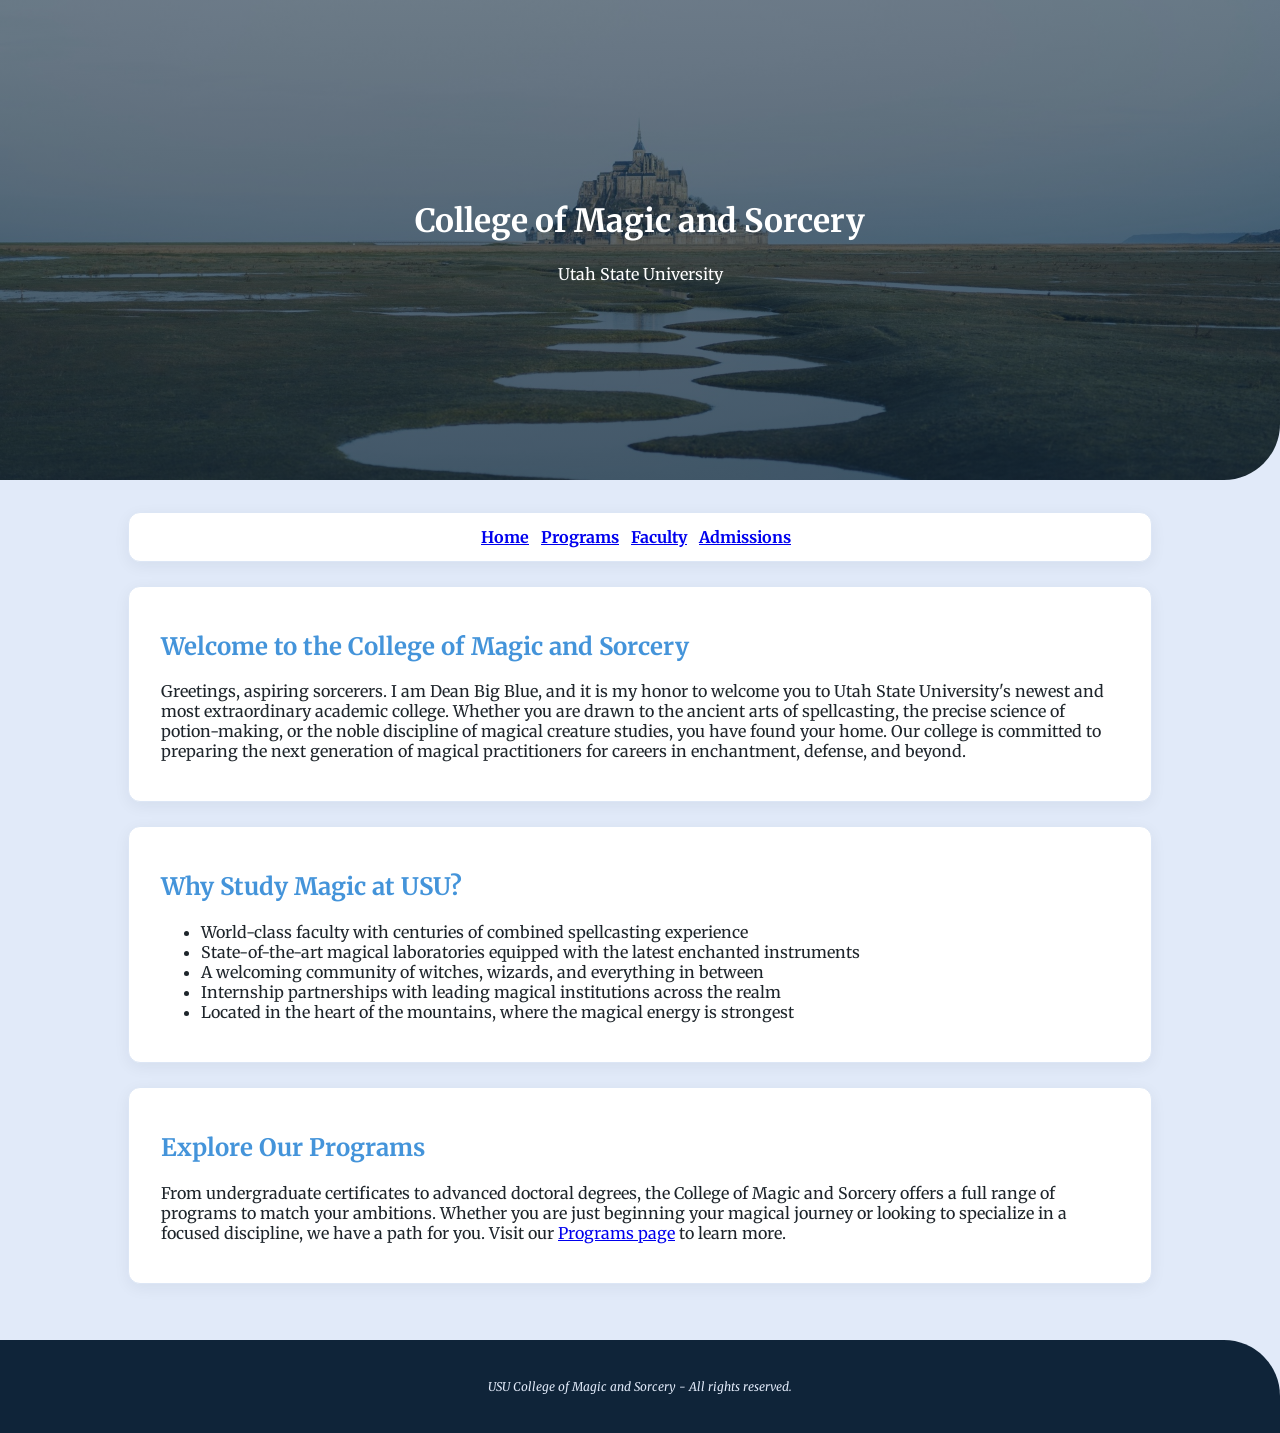
<file: USU-MAS/index.html>
<!DOCTYPE html>
<html lang="en">
  <head>
    <meta charset="UTF-8" />
    <meta name="viewport" content="width=device-width, initial-scale=1.0" />
    <title>USU College of Magic and Sorcery</title>
    <link rel="preconnect" href="https://fonts.googleapis.com" />
    <link rel="preconnect" href="https://fonts.gstatic.com" crossorigin />
    <link
      href="https://fonts.googleapis.com/css2?family=Merriweather:wght@400;700&display=swap"
      rel="stylesheet"
    />
    <link rel="stylesheet" href="magic.css" />
    <link rel="icon" href="images/favicon.svg" />
  </head>
  <body>
    <header class="hero">
      <h1>College of Magic and Sorcery</h1>
      <p>Utah State University</p>
    </header>

    <div id="wrapper">
      <nav>
        <a href="index.html">Home</a>&nbsp;&nbsp;
        <a href="programs.html">Programs</a>&nbsp;&nbsp;
        <a href="faculty.html">Faculty</a>&nbsp;&nbsp;
        <a href="admissions.html">Admissions</a>&nbsp;&nbsp;
      </nav>

      <main>
        <div class="card">
          <h2>Welcome to the College of Magic and Sorcery</h2>
          <p>
            Greetings, aspiring sorcerers. I am Dean Big Blue, and it is my
            honor to welcome you to Utah State University's newest and most
            extraordinary academic college. Whether you are drawn to the
            ancient arts of spellcasting, the precise science of
            potion-making, or the noble discipline of magical creature
            studies, you have found your home. Our college is committed to
            preparing the next generation of magical practitioners for
            careers in enchantment, defense, and beyond.
          </p>
        </div>

        <div class="card">
          <h2>Why Study Magic at USU?</h2>
          <ul>
            <li>World-class faculty with centuries of combined spellcasting experience</li>
            <li>State-of-the-art magical laboratories equipped with the latest enchanted instruments</li>
            <li>A welcoming community of witches, wizards, and everything in between</li>
            <li>Internship partnerships with leading magical institutions across the realm</li>
            <li>Located in the heart of the mountains, where the magical energy is strongest</li>
          </ul>
        </div>

        <div class="card">
          <h2>Explore Our Programs</h2>
          <p>
            From undergraduate certificates to advanced doctoral degrees, the
            College of Magic and Sorcery offers a full range of programs to
            match your ambitions. Whether you are just beginning your magical
            journey or looking to specialize in a focused discipline, we have
            a path for you. Visit our
            <a href="programs.html">Programs page</a> to learn more.
          </p>
        </div>
      </main>
    </div>

    <footer>
      <p>USU College of Magic and Sorcery - All rights reserved.</p>
    </footer>
  </body>
</html>
</file>
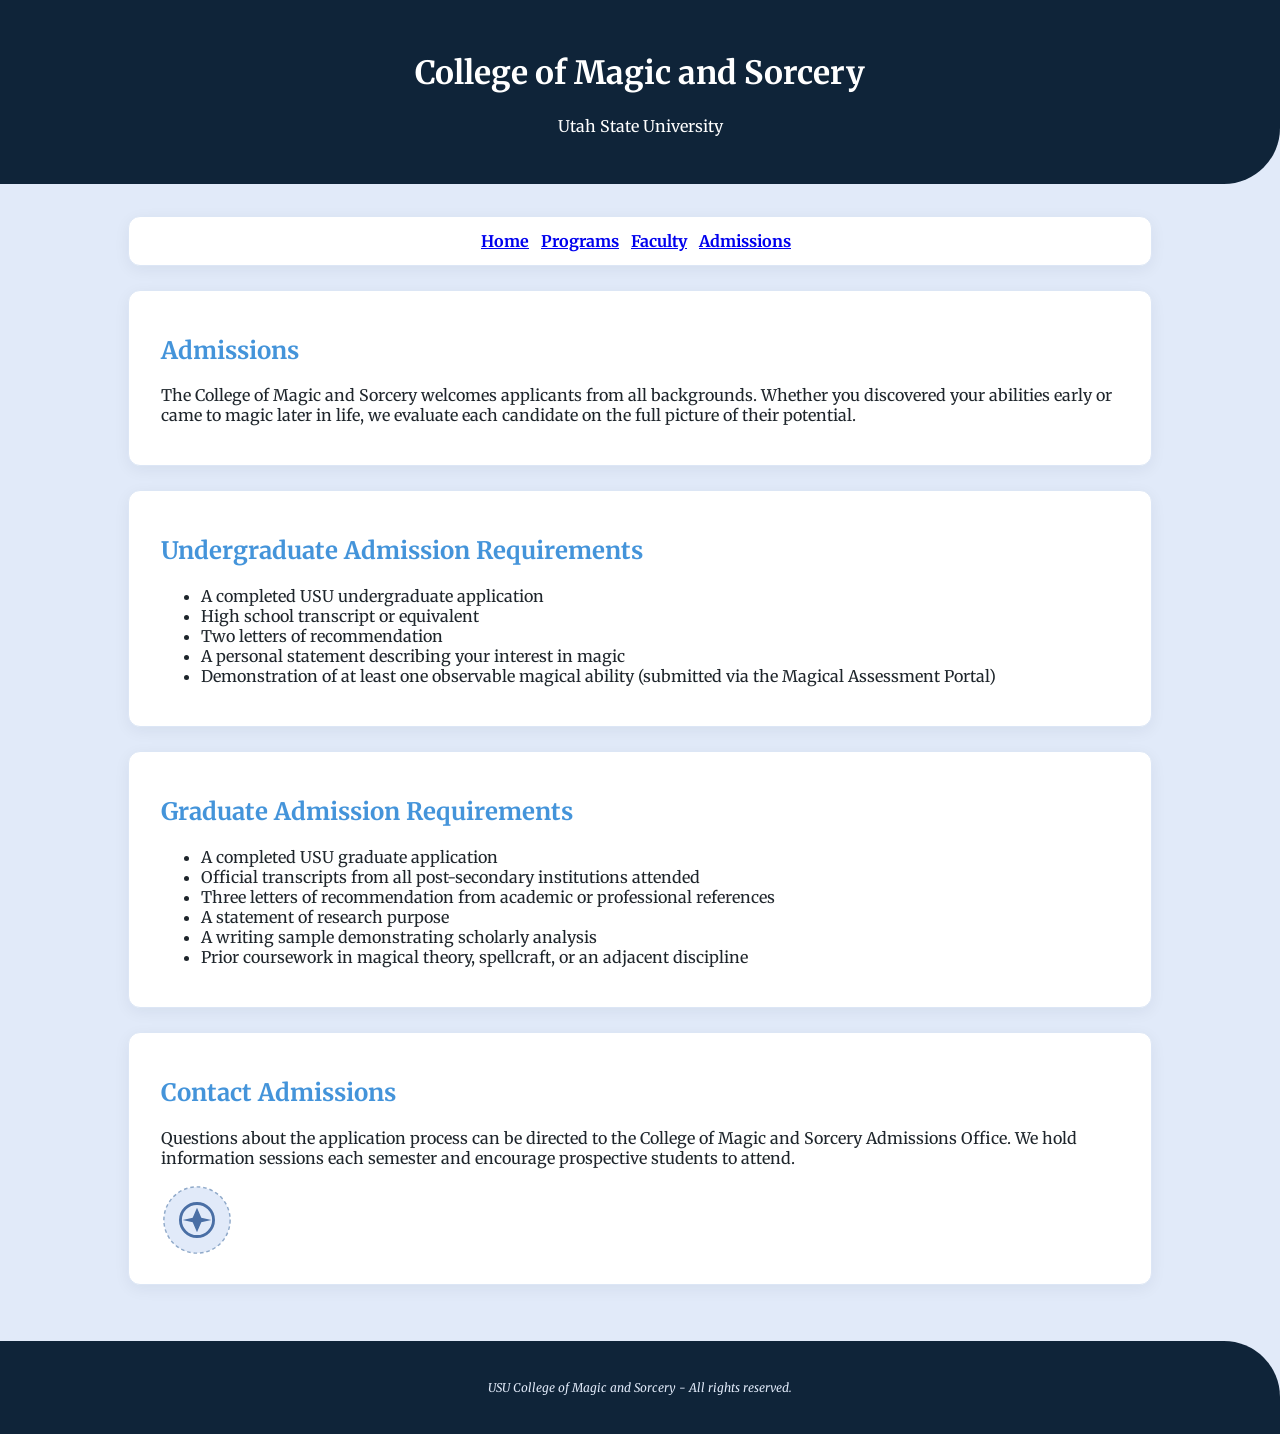
<file: USU-MAS/admissions.html>
<!DOCTYPE html>
<html lang="en">
  <head>
    <meta charset="UTF-8" />
    <meta name="viewport" content="width=device-width, initial-scale=1.0" />
    <title>USU College of Magic and Sorcery - Admissions</title>
    <link rel="preconnect" href="https://fonts.googleapis.com" />
    <link rel="preconnect" href="https://fonts.gstatic.com" crossorigin />
    <link
      href="https://fonts.googleapis.com/css2?family=Merriweather:wght@400;700&display=swap"
      rel="stylesheet"
    />
    <link rel="stylesheet" href="magic.css" />
    <link rel="icon" href="images/favicon.svg" />
  </head>
  <body>
    <header>
      <h1>College of Magic and Sorcery</h1>
      <p>Utah State University</p>
    </header>

    <div id="wrapper">
      <nav>
        <a href="index.html">Home</a>&nbsp;&nbsp;
        <a href="programs.html">Programs</a>&nbsp;&nbsp;
        <a href="faculty.html">Faculty</a>&nbsp;&nbsp;
        <a href="admissions.html">Admissions</a>&nbsp;&nbsp;
      </nav>

      <main>
        <div class="card">
          <h2>Admissions</h2>
          <p>
            The College of Magic and Sorcery welcomes applicants from all
            backgrounds. Whether you discovered your abilities early or came to
            magic later in life, we evaluate each candidate on the full picture
            of their potential.
          </p>
        </div>

        <div class="card">
          <h2>Undergraduate Admission Requirements</h2>
          <ul>
            <li>A completed USU undergraduate application</li>
            <li>High school transcript or equivalent</li>
            <li>Two letters of recommendation</li>
            <li>A personal statement describing your interest in magic</li>
            <li>
              Demonstration of at least one observable magical ability
              (submitted via the Magical Assessment Portal)
            </li>
          </ul>
        </div>

        <div class="card">
          <h2>Graduate Admission Requirements</h2>
          <ul>
            <li>A completed USU graduate application</li>
            <li>
              Official transcripts from all post-secondary institutions
              attended
            </li>
            <li>
              Three letters of recommendation from academic or professional
              references
            </li>
            <li>A statement of research purpose</li>
            <li>A writing sample demonstrating scholarly analysis</li>
            <li>
              Prior coursework in magical theory, spellcraft, or an adjacent
              discipline
            </li>
          </ul>
        </div>

        <div class="card">
          <h2>Contact Admissions</h2>
          <p>
            Questions about the application process can be directed to the
            College of Magic and Sorcery Admissions Office. We hold information
            sessions each semester and encourage prospective students to
            attend.
          </p>
          <a href="mailto:admissions@magic.usu.edu" class="cta-link">
            <img src="images/icon-contact.svg" alt="Contact the Admissions Office" />
          </a>
        </div>
      </main>
    </div>

    <footer>
      <p>USU College of Magic and Sorcery - All rights reserved.</p>
    </footer>
  </body>
</html>
</file>
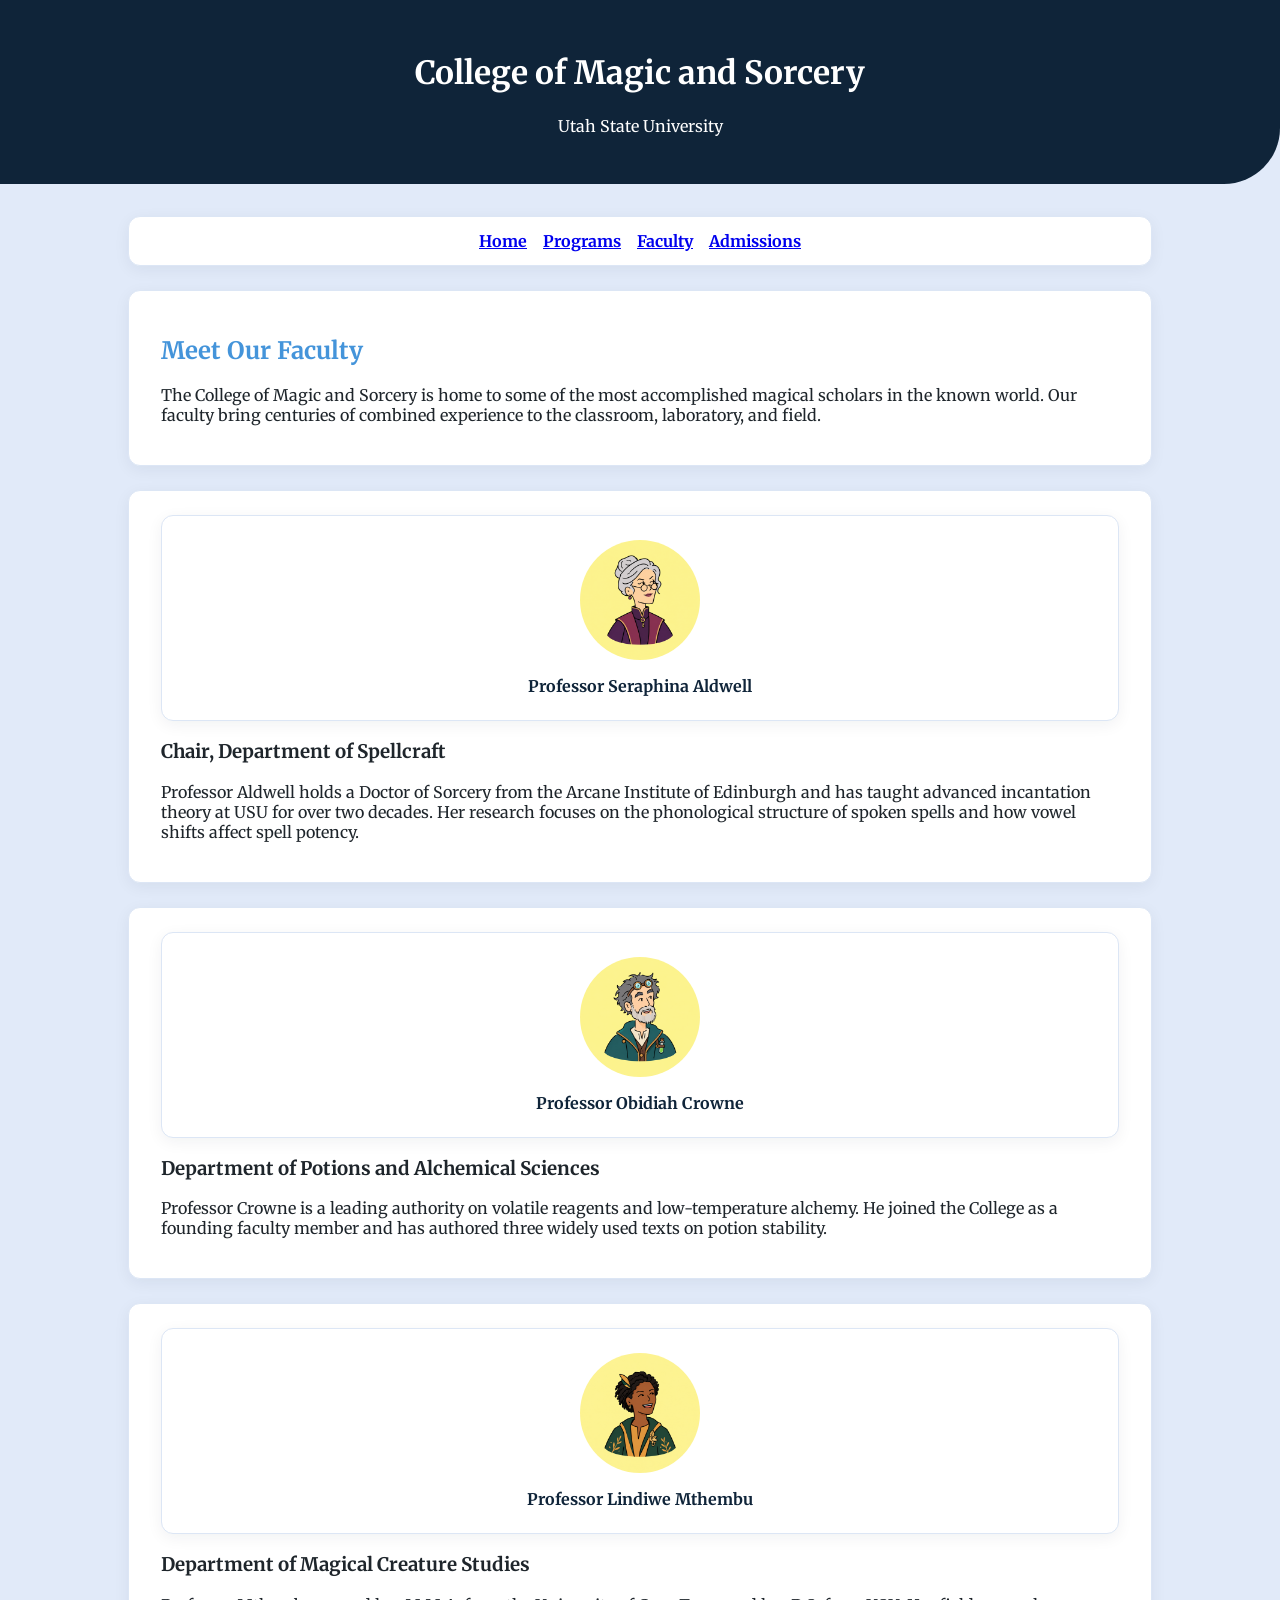
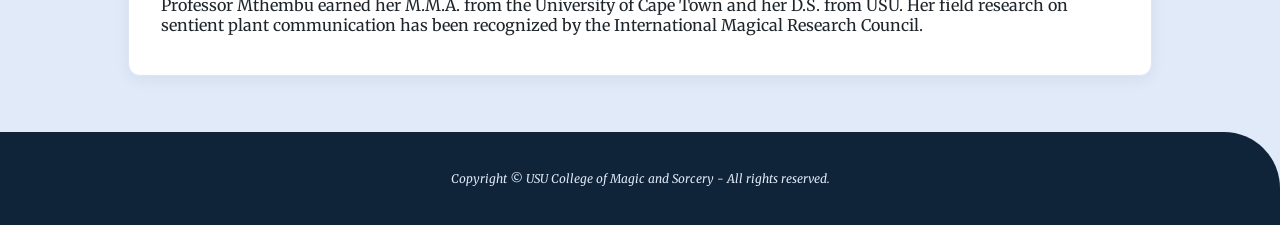
<file: USU-MAS/faculty.html>
<!DOCTYPE html>
<html lang="en">
  <head>
    <meta charset="UTF-8" />
    <meta name="viewport" content="width=device-width, initial-scale=1.0" />
    <title>USU College of Magic and Sorcery - Faculty</title>
    <link rel="preconnect" href="https://fonts.googleapis.com" />
    <link rel="preconnect" href="https://fonts.gstatic.com" crossorigin />
    <link href="https://fonts.googleapis.com/css2?family=Merriweather:wght@400;700&display=swap" rel="stylesheet" />
    <link rel="stylesheet" href="magic.css" />
    <link rel="icon" href="images/favicon.svg" />
  </head>
  <body>

    <header>
      <h1>College of Magic and Sorcery</h1>
      <p>Utah State University</p>
    </header>

    <div id="wrapper">

      <nav>
        <a href="index.html">Home</a> &nbsp;&nbsp;
        <a href="programs.html">Programs</a> &nbsp;&nbsp;
        <a href="faculty.html">Faculty</a> &nbsp;&nbsp;
        <a href="admissions.html">Admissions</a>
      </nav>

      <main>

        <div class="card">
          <h2>Meet Our Faculty</h2>
          <p>
            The College of Magic and Sorcery is home to some of the most accomplished magical
            scholars in the known world. Our faculty bring centuries of combined experience to the
            classroom, laboratory, and field.
          </p>
        </div>

        <div class="card">
          <figure>
            <img src="images/seraphina-aldwell.png" alt="Illustrated portrait of Professor Seraphina Aldwell" class="portrait" />
            <figcaption>Professor Seraphina Aldwell</figcaption>
          </figure>
          <h3>Chair, Department of Spellcraft</h3>
          <p>
            Professor Aldwell holds a Doctor of Sorcery from the Arcane Institute of Edinburgh and
            has taught advanced incantation theory at USU for over two decades. Her research focuses
            on the phonological structure of spoken spells and how vowel shifts affect spell potency.
          </p>
        </div>

        <div class="card">
          <figure>
            <img src="images/obidiah-crowne.png" alt="Illustrated portrait of Professor Obidiah Crowne" class="portrait" />
            <figcaption>Professor Obidiah Crowne</figcaption>
          </figure>
          <h3>Department of Potions and Alchemical Sciences</h3>
          <p>
            Professor Crowne is a leading authority on volatile reagents and low-temperature alchemy.
            He joined the College as a founding faculty member and has authored three widely used
            texts on potion stability.
          </p>
        </div>

        <div class="card">
          <figure>
            <img src="images/lindiwe-mthembu.png" alt="Illustrated portrait of Professor Lindiwe Mthembu" class="portrait" />
            <figcaption>Professor Lindiwe Mthembu</figcaption>
          </figure>
          <h3>Department of Magical Creature Studies</h3>
          <p>
            Professor Mthembu earned her M.M.A. from the University of Cape Town and her D.S. from
            USU. Her field research on sentient plant communication has been recognized by the
            International Magical Research Council.
          </p>
        </div>

      </main>

    </div>

    <footer>
      <p>Copyright &copy; USU College of Magic and Sorcery - All rights reserved.</p>
    </footer>

  </body>
</html>
</file>
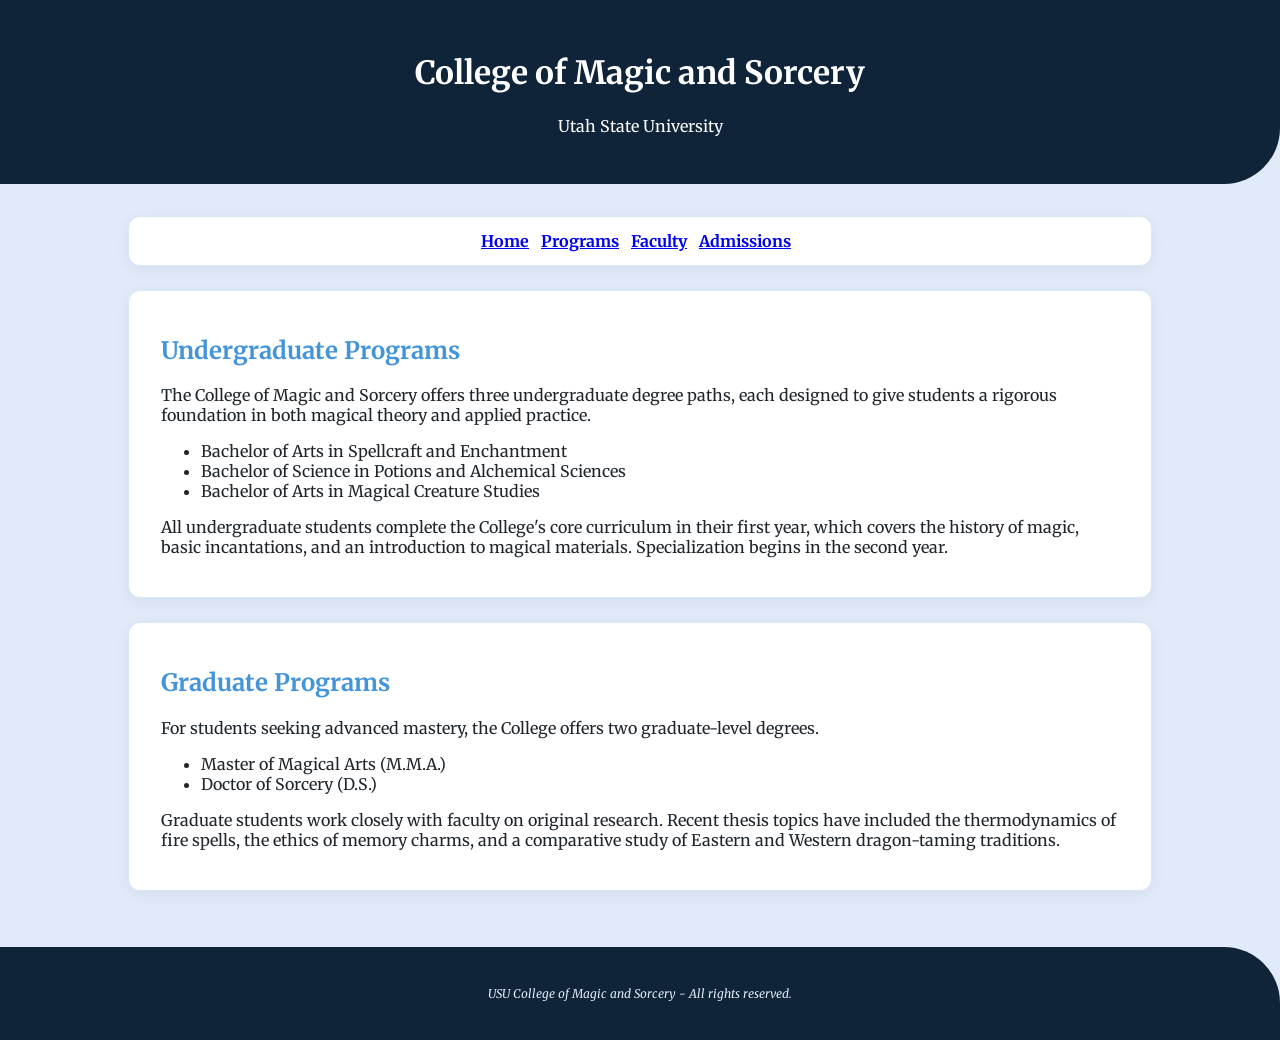
<file: USU-MAS/programs.html>
<!DOCTYPE html>
<html lang="en">
  <head>
    <meta charset="UTF-8" />
    <meta name="viewport" content="width=device-width, initial-scale=1.0" />
    <title>USU College of Magic and Sorcery - Programs</title>
    <link rel="preconnect" href="https://fonts.googleapis.com" />
    <link rel="preconnect" href="https://fonts.gstatic.com" crossorigin />
    <link
      href="https://fonts.googleapis.com/css2?family=Merriweather:wght@400;700&display=swap"
      rel="stylesheet"
    />
    <link rel="stylesheet" href="magic.css" />
    <link rel="icon" href="images/favicon.svg" />
  </head>
  <body>
    <header>
      <h1>College of Magic and Sorcery</h1>
      <p>Utah State University</p>
    </header>

    <div id="wrapper">
      <nav>
        <a href="index.html">Home</a>&nbsp;&nbsp;
        <a href="programs.html">Programs</a>&nbsp;&nbsp;
        <a href="faculty.html">Faculty</a>&nbsp;&nbsp;
        <a href="admissions.html">Admissions</a>&nbsp;&nbsp;
      </nav>

      <main>
        <div class="card">
          <h2>Undergraduate Programs</h2>
          <p>
            The College of Magic and Sorcery offers three undergraduate degree
            paths, each designed to give students a rigorous foundation in both
            magical theory and applied practice.
          </p>
          <ul>
            <li>Bachelor of Arts in Spellcraft and Enchantment</li>
            <li>Bachelor of Science in Potions and Alchemical Sciences</li>
            <li>Bachelor of Arts in Magical Creature Studies</li>
          </ul>
          <p>
            All undergraduate students complete the College's core curriculum in
            their first year, which covers the history of magic, basic
            incantations, and an introduction to magical materials.
            Specialization begins in the second year.
          </p>
        </div>

        <div class="card">
          <h2>Graduate Programs</h2>
          <p>
            For students seeking advanced mastery, the College offers two
            graduate-level degrees.
          </p>
          <ul>
            <li>Master of Magical Arts (M.M.A.)</li>
            <li>Doctor of Sorcery (D.S.)</li>
          </ul>
          <p>
            Graduate students work closely with faculty on original research.
            Recent thesis topics have included the thermodynamics of fire
            spells, the ethics of memory charms, and a comparative study of
            Eastern and Western dragon-taming traditions.
          </p>
        </div>
      </main>
    </div>

    <footer>
      <p>USU College of Magic and Sorcery - All rights reserved.</p>
    </footer>
  </body>
</html>
</file>
<file: USU-MAS/magic.css>
body {
  margin: 0;
  background-color: #E1EAF9;
  color: #1E252B;
  font-family: "Merriweather", Georgia, serif;
}
header {
  background-color: #0F2439;
  color: #FFFFFF;
  text-align: center;
  padding: 2em 1.5em;
  border-radius: 0 0 56px 0;
}
h1 {
    line-height: 1.3;
}
h2 {
    color: #4494DA;
}
nav {
  background-color: #FFFFFF;
  border: 1px solid #DCE6F5;
  border-radius: 12px;
  text-align: center;
  font-weight: bold;
  padding: .85em;
  margin-bottom: 1.5em;
  box-shadow: 0 4px 16px rgba(15, 36, 57, 0.06);
}
footer {
  background-color: #0F2439;
  color: #E1EAF9;
  font-size: .75em;
  font-style: italic;
  text-align: center;
  padding: 2.25em 1.5em;
  border-radius: 0 56px 0 0;
}
#wrapper {
  width: 80%;
  margin-left: auto;
  margin-right: auto;
  padding: 2em 0;
}

.card {
  background-color: #FFFFFF;
  border: 1px solid #DCE6F5;
  border-radius: 12px;
  padding: 1.5em 2em;
  margin-bottom: 1.5em;
  box-shadow: 0 4px 16px rgba(15, 36, 57, 0.06);
}

header.hero {
  background-image: linear-gradient(rgba(15, 36, 57, 0.6), rgba(15, 36, 57, 0.75)), url(images/hero-banner.jpg);
  background-repeat: no-repeat;
  background-position: center;
  background-size: cover;
  padding: 180px 1.5em;
}

figure {
  background-color: #FFFFFF;
  border: 1px solid #DCE6F5;
  border-radius: 12px;
  padding: 1.5em;
  margin: 0 0 1em 0;
  text-align: center;
  box-shadow: 0 4px 16px rgba(15, 36, 57, 0.06);
  display: block;
}

img.portrait {
  width: 120px;
  height: 120px;
  border-radius: 50%;
  border-style: none;
  object-fit: cover;
}

figcaption {
  margin-top: .75em;
  font-weight: bold;
  color: #0F2439;
}

.cta-link img {
  width: 72px;
  height: 72px;
  border-radius: 50%;
  border-style: none;
}
</file>
